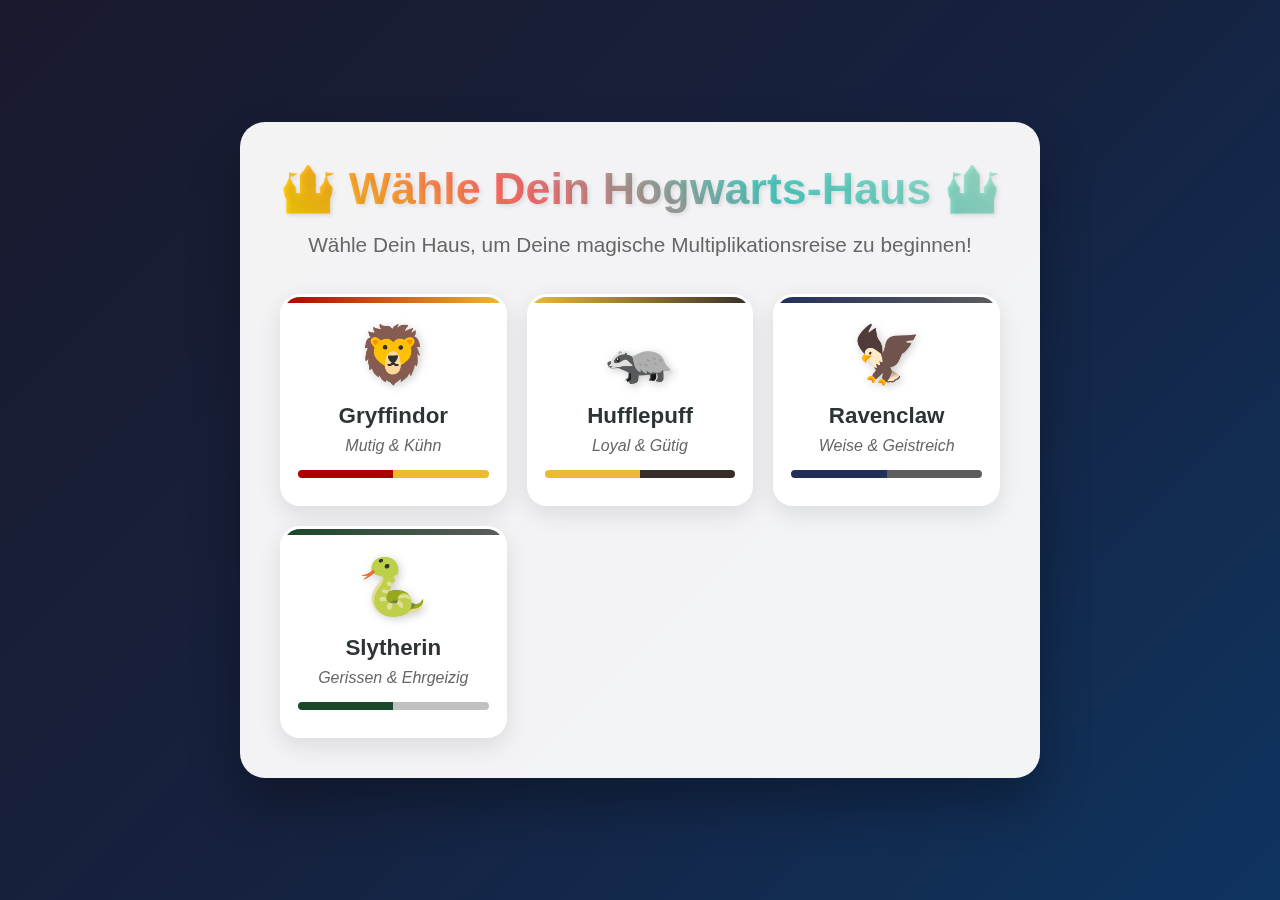
<file: multiplication-master/index.html>
<!DOCTYPE html>
<html lang="de">
<head>
    <meta charset="UTF-8">
    <meta name="viewport" content="width=device-width, initial-scale=1.0">
    <title>Multiplikations-Meister 🌟</title>
    <link rel="stylesheet" href="styles.css">
    <link rel="icon" href="data:image/svg+xml,<svg xmlns='http://www.w3.org/2000/svg' viewBox='0 0 100 100'><text y='.9em' font-size='90'>🌟</text></svg>">
</head>
<body>
    <!-- House Selection Screen -->
    <div id="house-selection-screen" class="house-selection-screen">
        <div class="house-selection-container">
            <h1>🏰 Wähle Dein Hogwarts-Haus 🏰</h1>
            <p class="house-instructions">Wähle Dein Haus, um Deine magische Multiplikationsreise zu beginnen!</p>
            
            <div class="houses-grid">
                <div class="house-card gryffindor" onclick="selectHouse('gryffindor')">
                    <div class="house-crest">🦁</div>
                    <h3>Gryffindor</h3>
                    <p>Mutig & Kühn</p>
                    <div class="house-colors">
                        <div class="color-bar red"></div>
                        <div class="color-bar gold"></div>
                    </div>
                </div>
                
                <div class="house-card hufflepuff" onclick="selectHouse('hufflepuff')">
                    <div class="house-crest">🦡</div>
                    <h3>Hufflepuff</h3>
                    <p>Loyal & Gütig</p>
                    <div class="house-colors">
                        <div class="color-bar yellow"></div>
                        <div class="color-bar black"></div>
                    </div>
                </div>
                
                <div class="house-card ravenclaw" onclick="selectHouse('ravenclaw')">
                    <div class="house-crest">🦅</div>
                    <h3>Ravenclaw</h3>
                    <p>Weise & Geistreich</p>
                    <div class="house-colors">
                        <div class="color-bar blue"></div>
                        <div class="color-bar bronze"></div>
                    </div>
                </div>
                
                <div class="house-card slytherin" onclick="selectHouse('slytherin')">
                    <div class="house-crest">🐍</div>
                    <h3>Slytherin</h3>
                    <p>Gerissen & Ehrgeizig</p>
                    <div class="house-colors">
                        <div class="color-bar green"></div>
                        <div class="color-bar silver"></div>
                    </div>
                </div>
            </div>
        </div>
    </div>

    <!-- Main Game Container (initially hidden) -->
    <div id="main-game" class="game-container" style="display: none;">
        <header>
            <h1>🌟 Multiplikations-Meister 🌟</h1>
            <div id="house-display" class="house-display"></div>
            <div id="level-display" class="level-display"></div>
            <p class="instructions">Beantworte die Multiplikationsaufgaben, um Münzen zu verdienen! Erreiche Serien für Bonusmünzen!</p>
        </header>

        <div class="score-board">
            <div class="score-item">
                <span class="score-label">💰 Münzen:</span>
                <span id="coins" class="score-value">0</span>
            </div>
            <div class="score-item">
                <span class="score-label">🔥 Serie:</span>
                <span id="streak" class="score-value">0</span>
            </div>
        </div>

        <div class="game-area">
            <div class="question-container">
                <div class="question" id="question">
                    <span id="num1">5</span>
                    <span class="operator">×</span>
                    <span id="num2">3</span>
                    <span class="equals">=</span>
                    <span class="question-mark">?</span>
                </div>
            </div>

            <div class="answer-section">
                <input type="number" id="answer-input" placeholder="Deine Antwort" min="0" max="81">
                <button id="submit-btn" onclick="checkAnswer()">Antwort senden</button>
            </div>

            <div class="feedback" id="feedback"></div>
        </div>

        <div class="stats">
            <div class="stat-item">
                <span class="stat-label">Aufgaben beantwortet:</span>
                <span id="total-questions" class="stat-value">0</span>
            </div>
            <div class="stat-item">
                <span class="stat-label">Richtige Antworten:</span>
                <span id="correct-answers" class="stat-value">0</span>
            </div>
        </div>

        <div class="action-buttons">
            <button id="new-game-btn" onclick="resetGame()" class="new-game-btn">🎮 Neues Spiel</button>
            <button id="change-house-btn" onclick="changeHouse()" class="change-house-btn">🏰 Haus wechseln</button>
        </div>
    </div>

    <script src="script.js"></script>
</body>
</html>
</file>
<file: multiplication-master/styles.css>
* {
    margin: 0;
    padding: 0;
    box-sizing: border-box;
}

body {
    font-family: 'Comic Sans MS', cursive, sans-serif;
    background: linear-gradient(135deg, #667eea 0%, #764ba2 100%);
    min-height: 100vh;
    display: flex;
    justify-content: center;
    align-items: center;
    padding: 20px;
}

.game-container {
    background: white;
    border-radius: 20px;
    padding: 30px;
    box-shadow: 0 20px 40px rgba(0, 0, 0, 0.1);
    max-width: 600px;
    width: 100%;
    text-align: center;
    animation: slideIn 0.5s ease-out;
}

@keyframes slideIn {
    from {
        opacity: 0;
        transform: translateY(-30px);
    }
    to {
        opacity: 1;
        transform: translateY(0);
    }
}

header h1 {
    color: #ff6b6b;
    font-size: 2.5em;
    margin-bottom: 10px;
    text-shadow: 2px 2px 4px rgba(0, 0, 0, 0.1);
}

.instructions {
    color: #666;
    font-size: 1.2em;
    margin-bottom: 25px;
    line-height: 1.4;
}

.score-board {
    display: flex;
    justify-content: space-around;
    background: linear-gradient(135deg, #4ecdc4, #44a08d);
    border-radius: 15px;
    padding: 15px;
    margin-bottom: 25px;
    color: white;
}

.score-item {
    display: flex;
    flex-direction: column;
    align-items: center;
}

.score-label {
    font-size: 1.1em;
    margin-bottom: 5px;
}

.score-value {
    font-size: 1.8em;
    font-weight: bold;
    text-shadow: 1px 1px 2px rgba(0, 0, 0, 0.2);
}

.game-area {
    background: #f8f9ff;
    border-radius: 15px;
    padding: 30px;
    margin-bottom: 25px;
    border: 3px solid #e0e6ff;
}

.question-container {
    margin-bottom: 25px;
}

.question {
    font-size: 3em;
    font-weight: bold;
    color: #333;
    display: flex;
    justify-content: center;
    align-items: center;
    gap: 15px;
    margin-bottom: 20px;
}

.operator, .equals {
    color: #ff6b6b;
    font-size: 1.2em;
}

.question-mark {
    color: #4ecdc4;
    animation: pulse 1.5s infinite;
}

@keyframes pulse {
    0%, 100% { transform: scale(1); }
    50% { transform: scale(1.1); }
}

.answer-section {
    display: flex;
    justify-content: center;
    align-items: center;
    gap: 15px;
    margin-bottom: 20px;
    flex-wrap: wrap;
}

#answer-input {
    font-size: 1.8em;
    padding: 15px 20px;
    border: 3px solid #ddd;
    border-radius: 10px;
    width: 150px;
    text-align: center;
    font-family: inherit;
    background: white;
    transition: all 0.3s ease;
}

#answer-input:focus {
    outline: none;
    border-color: #4ecdc4;
    box-shadow: 0 0 10px rgba(78, 205, 196, 0.3);
    transform: scale(1.05);
}

#submit-btn {
    background: linear-gradient(135deg, #ff6b6b, #ee5a52);
    color: white;
    border: none;
    padding: 15px 25px;
    font-size: 1.3em;
    border-radius: 10px;
    cursor: pointer;
    font-family: inherit;
    font-weight: bold;
    transition: all 0.3s ease;
    text-shadow: 1px 1px 2px rgba(0, 0, 0, 0.2);
}

#submit-btn:hover {
    transform: translateY(-2px);
    box-shadow: 0 5px 15px rgba(255, 107, 107, 0.4);
}

#submit-btn:active {
    transform: translateY(0);
}

.feedback {
    font-size: 1.5em;
    font-weight: bold;
    min-height: 50px;
    display: flex;
    align-items: center;
    justify-content: center;
    border-radius: 10px;
    margin-top: 15px;
    transition: all 0.3s ease;
}

.feedback.correct {
    background: linear-gradient(135deg, #56cc9d, #6be585);
    color: white;
    animation: celebrateCorrect 0.6s ease-out;
}

.feedback.incorrect {
    background: linear-gradient(135deg, #ff7675, #fd79a8);
    color: white;
    animation: shakeIncorrect 0.5s ease-out;
}

@keyframes celebrateCorrect {
    0% { transform: scale(0.8); opacity: 0; }
    50% { transform: scale(1.1); }
    100% { transform: scale(1); opacity: 1; }
}

@keyframes shakeIncorrect {
    0%, 100% { transform: translateX(0); }
    25% { transform: translateX(-10px); }
    75% { transform: translateX(10px); }
}

.stats {
    display: flex;
    justify-content: space-around;
    background: #f1f3ff;
    border-radius: 10px;
    padding: 15px;
    margin-bottom: 20px;
    border: 2px solid #e0e6ff;
}

.stat-item {
    display: flex;
    flex-direction: column;
    align-items: center;
}

.stat-label {
    color: #666;
    font-size: 1em;
    margin-bottom: 5px;
}

.stat-value {
    color: #333;
    font-size: 1.5em;
    font-weight: bold;
}

.new-game-btn {
    background: linear-gradient(135deg, #a8e6cf, #88d8a3);
    color: #2d3436;
    border: none;
    padding: 15px 30px;
    font-size: 1.2em;
    border-radius: 10px;
    cursor: pointer;
    font-family: inherit;
    font-weight: bold;
    transition: all 0.3s ease;
}

.new-game-btn:hover {
    transform: translateY(-2px);
    box-shadow: 0 5px 15px rgba(168, 230, 207, 0.4);
}

/* Responsive design */
@media (max-width: 768px) {
    .game-container {
        padding: 20px;
        margin: 10px;
    }
    
    header h1 {
        font-size: 2em;
    }
    
    .question {
        font-size: 2.5em;
        gap: 10px;
    }
    
    #answer-input {
        font-size: 1.5em;
        width: 120px;
        padding: 12px 15px;
    }
    
    #submit-btn {
        font-size: 1.1em;
        padding: 12px 20px;
    }
    
    .score-board {
        flex-direction: column;
        gap: 10px;
    }
    
    .score-item {
        flex-direction: row;
        justify-content: space-between;
    }
    
    .stats {
        flex-direction: column;
        gap: 10px;
    }
    
    .stat-item {
        flex-direction: row;
        justify-content: space-between;
    }
}

@media (max-width: 480px) {
    .answer-section {
        flex-direction: column;
        gap: 10px;
    }
    
    #answer-input {
        width: 100%;
        max-width: 200px;
    }
    
    #submit-btn {
        width: 100%;
        max-width: 200px;
    }
}

/* ===== HOUSE SELECTION STYLES ===== */

.house-selection-screen {
    position: fixed;
    top: 0;
    left: 0;
    width: 100%;
    height: 100%;
    background: linear-gradient(135deg, #1a1a2e 0%, #16213e 50%, #0f3460 100%);
    display: flex;
    justify-content: center;
    align-items: center;
    z-index: 1000;
    animation: fadeIn 0.8s ease-out;
}

.house-selection-container {
    background: rgba(255, 255, 255, 0.95);
    border-radius: 25px;
    padding: 40px;
    box-shadow: 0 25px 50px rgba(0, 0, 0, 0.3);
    max-width: 800px;
    width: 90%;
    text-align: center;
    backdrop-filter: blur(10px);
}

.house-selection-container h1 {
    color: #2d3436;
    font-size: 2.8em;
    margin-bottom: 15px;
    text-shadow: 2px 2px 4px rgba(0, 0, 0, 0.1);
    background: linear-gradient(45deg, #ffd700, #ff6b6b, #4ecdc4, #a8e6cf);
    -webkit-background-clip: text;
    -webkit-text-fill-color: transparent;
    background-clip: text;
}

.house-instructions {
    color: #666;
    font-size: 1.3em;
    margin-bottom: 35px;
    line-height: 1.4;
}

.houses-grid {
    display: grid;
    grid-template-columns: repeat(auto-fit, minmax(180px, 1fr));
    gap: 20px;
    margin-top: 30px;
}

.house-card {
    background: white;
    border-radius: 20px;
    padding: 25px 15px;
    cursor: pointer;
    transition: all 0.4s ease;
    border: 3px solid transparent;
    position: relative;
    overflow: hidden;
    box-shadow: 0 8px 25px rgba(0, 0, 0, 0.1);
}

.house-card::before {
    content: '';
    position: absolute;
    top: 0;
    left: 0;
    right: 0;
    height: 6px;
    transition: all 0.3s ease;
}

.house-card:hover {
    transform: translateY(-8px) scale(1.05);
    box-shadow: 0 15px 35px rgba(0, 0, 0, 0.2);
}

.house-card.gryffindor::before {
    background: linear-gradient(90deg, #ae0001, #eeba30);
}

.house-card.hufflepuff::before {
    background: linear-gradient(90deg, #ecb939, #372e29);
}

.house-card.ravenclaw::before {
    background: linear-gradient(90deg, #222f5b, #5d5d5d);
}

.house-card.slytherin::before {
    background: linear-gradient(90deg, #1a472a, #5d5d5d);
}

.house-card:hover::before {
    height: 100%;
    opacity: 0.1;
}

.house-crest {
    font-size: 3.5em;
    margin-bottom: 15px;
    display: block;
    filter: drop-shadow(2px 2px 4px rgba(0, 0, 0, 0.2));
}

.house-card h3 {
    font-size: 1.4em;
    font-weight: bold;
    margin-bottom: 8px;
    color: #2d3436;
}

.house-card p {
    color: #666;
    font-size: 1em;
    margin-bottom: 15px;
    font-style: italic;
}

.house-colors {
    display: flex;
    height: 8px;
    border-radius: 4px;
    overflow: hidden;
    margin-top: 15px;
}

.color-bar {
    flex: 1;
    height: 100%;
}

.color-bar.red { background: #ae0001; }
.color-bar.gold { background: #eeba30; }
.color-bar.yellow { background: #ecb939; }
.color-bar.black { background: #372e29; }
.color-bar.blue { background: #222f5b; }
.color-bar.bronze { background: #5d5d5d; }
.color-bar.green { background: #1a472a; }
.color-bar.silver { background: #c0c0c0; }

/* ===== HOUSE THEMED BACKGROUNDS ===== */

body.gryffindor {
    background: linear-gradient(135deg, #ae0001 0%, #eeba30 50%, #740001 100%);
}

body.hufflepuff {
    background: linear-gradient(135deg, #ecb939 0%, #372e29 50%, #ffd662 100%);
}

body.ravenclaw {
    background: linear-gradient(135deg, #222f5b 0%, #5d5d5d 50%, #394a6d 100%);
}

body.slytherin {
    background: linear-gradient(135deg, #1a472a 0%, #5d5d5d 50%, #2d5016 100%);
}

.house-display {
    display: flex;
    align-items: center;
    justify-content: center;
    gap: 10px;
    margin: 10px 0;
    padding: 8px 16px;
    background: rgba(255, 255, 255, 0.9);
    border-radius: 25px;
    font-weight: bold;
    color: #2d3436;
    box-shadow: 0 4px 15px rgba(0, 0, 0, 0.1);
}

.house-display .house-crest {
    font-size: 1.5em;
    margin: 0;
}

/* ===== LEVEL DISPLAY STYLES ===== */

.level-display {
    background: linear-gradient(135deg, #6c5ce7, #a29bfe);
    color: white;
    border-radius: 20px;
    padding: 15px;
    margin: 10px 0;
    text-align: center;
    box-shadow: 0 6px 20px rgba(108, 92, 231, 0.3);
    backdrop-filter: blur(10px);
}

.level-number {
    display: block;
    font-size: 1.8em;
    font-weight: bold;
    margin-bottom: 5px;
    text-shadow: 1px 1px 3px rgba(0, 0, 0, 0.3);
}

.level-name {
    display: block;
    font-size: 1.2em;
    font-weight: 600;
    margin-bottom: 8px;
    color: #ffeaa7;
    text-shadow: 1px 1px 2px rgba(0, 0, 0, 0.2);
}

.level-progress {
    display: block;
    font-size: 0.9em;
    opacity: 0.9;
    margin-bottom: 10px;
}

.level-progress-bar {
    background: rgba(255, 255, 255, 0.2);
    border-radius: 10px;
    height: 8px;
    margin: 8px 0;
    overflow: hidden;
    position: relative;
}

.progress-fill {
    background: linear-gradient(90deg, #00b894, #00cec9);
    height: 100%;
    transition: width 0.5s ease;
    border-radius: 10px;
}

.progress-text {
    display: block;
    font-size: 0.8em;
    margin-top: 5px;
    opacity: 0.8;
}

.max-level {
    font-size: 1.1em;
    font-weight: bold;
    color: #ffd700;
    text-shadow: 1px 1px 2px rgba(0, 0, 0, 0.3);
    animation: shimmer 2s infinite;
}

@keyframes shimmer {
    0%, 100% { opacity: 1; }
    50% { opacity: 0.7; }
}

/* ===== LEVEL-UP ANIMATIONS ===== */

.level-up-celebration {
    animation: levelUpPulse 1.5s ease-out;
}

@keyframes levelUpPulse {
    0% { 
        transform: scale(1);
        box-shadow: 0 20px 40px rgba(0, 0, 0, 0.1);
    }
    20% { 
        transform: scale(1.05);
        box-shadow: 0 25px 50px rgba(108, 92, 231, 0.4);
    }
    40% { 
        transform: scale(0.98);
        box-shadow: 0 30px 60px rgba(255, 215, 0, 0.3);
    }
    60% { 
        transform: scale(1.02);
        box-shadow: 0 20px 40px rgba(0, 184, 148, 0.3);
    }
    100% { 
        transform: scale(1);
        box-shadow: 0 20px 40px rgba(0, 0, 0, 0.1);
    }
}

.feedback.level-up {
    background: linear-gradient(135deg, #6c5ce7, #a29bfe, #ffd700);
    color: white;
    animation: celebrateLevelUp 1s ease-out;
    font-size: 1.3em;
    font-weight: bold;
    text-shadow: 2px 2px 4px rgba(0, 0, 0, 0.3);
}

@keyframes celebrateLevelUp {
    0% { 
        transform: scale(0.5) rotate(-10deg);
        opacity: 0;
    }
    50% { 
        transform: scale(1.2) rotate(5deg);
        opacity: 1;
    }
    100% { 
        transform: scale(1) rotate(0deg);
        opacity: 1;
    }
}

.action-buttons {
    display: flex;
    gap: 15px;
    justify-content: center;
    flex-wrap: wrap;
}

.change-house-btn {
    background: linear-gradient(135deg, #6c5ce7, #a29bfe);
    color: white;
    border: none;
    padding: 15px 25px;
    font-size: 1.1em;
    border-radius: 10px;
    cursor: pointer;
    font-family: inherit;
    font-weight: bold;
    transition: all 0.3s ease;
    text-shadow: 1px 1px 2px rgba(0, 0, 0, 0.2);
}

.change-house-btn:hover {
    transform: translateY(-2px);
    box-shadow: 0 5px 15px rgba(108, 92, 231, 0.4);
}

/* ===== HOUSE SELECTION RESPONSIVE ===== */

@media (max-width: 768px) {
    .house-selection-container {
        padding: 25px;
        margin: 15px;
    }
    
    .house-selection-container h1 {
        font-size: 2.2em;
    }
    
    .houses-grid {
        grid-template-columns: repeat(2, 1fr);
        gap: 15px;
    }
    
    .house-card {
        padding: 20px 10px;
    }
    
    .house-crest {
        font-size: 2.8em;
    }
    
    .action-buttons {
        flex-direction: column;
        align-items: center;
    }
    
    .action-buttons button {
        width: 100%;
        max-width: 250px;
    }
    
    .level-display {
        padding: 12px;
        margin: 8px 0;
    }
    
    .level-number {
        font-size: 1.5em;
    }
    
    .level-name {
        font-size: 1em;
    }
}

@media (max-width: 480px) {
    .houses-grid {
        grid-template-columns: 1fr;
        gap: 12px;
    }
    
    .house-card {
        padding: 15px;
    }
    
    .house-selection-container h1 {
        font-size: 1.8em;
    }
    
    .house-instructions {
        font-size: 1.1em;
    }
    
    .level-display {
        padding: 10px;
        margin: 6px 0;
    }
    
    .level-number {
        font-size: 1.3em;
    }
    
    .level-name {
        font-size: 0.9em;
    }
    
    .progress-text {
        font-size: 0.7em;
    }
}

/* ===== TRANSITION ANIMATIONS ===== */

@keyframes fadeIn {
    from {
        opacity: 0;
        transform: scale(0.9);
    }
    to {
        opacity: 1;
        transform: scale(1);
    }
}

.screen-transition {
    animation: fadeOut 0.5s ease-in-out;
}

@keyframes fadeOut {
    from {
        opacity: 1;
        transform: scale(1);
    }
    to {
        opacity: 0;
        transform: scale(0.95);
    }
}
</file>
